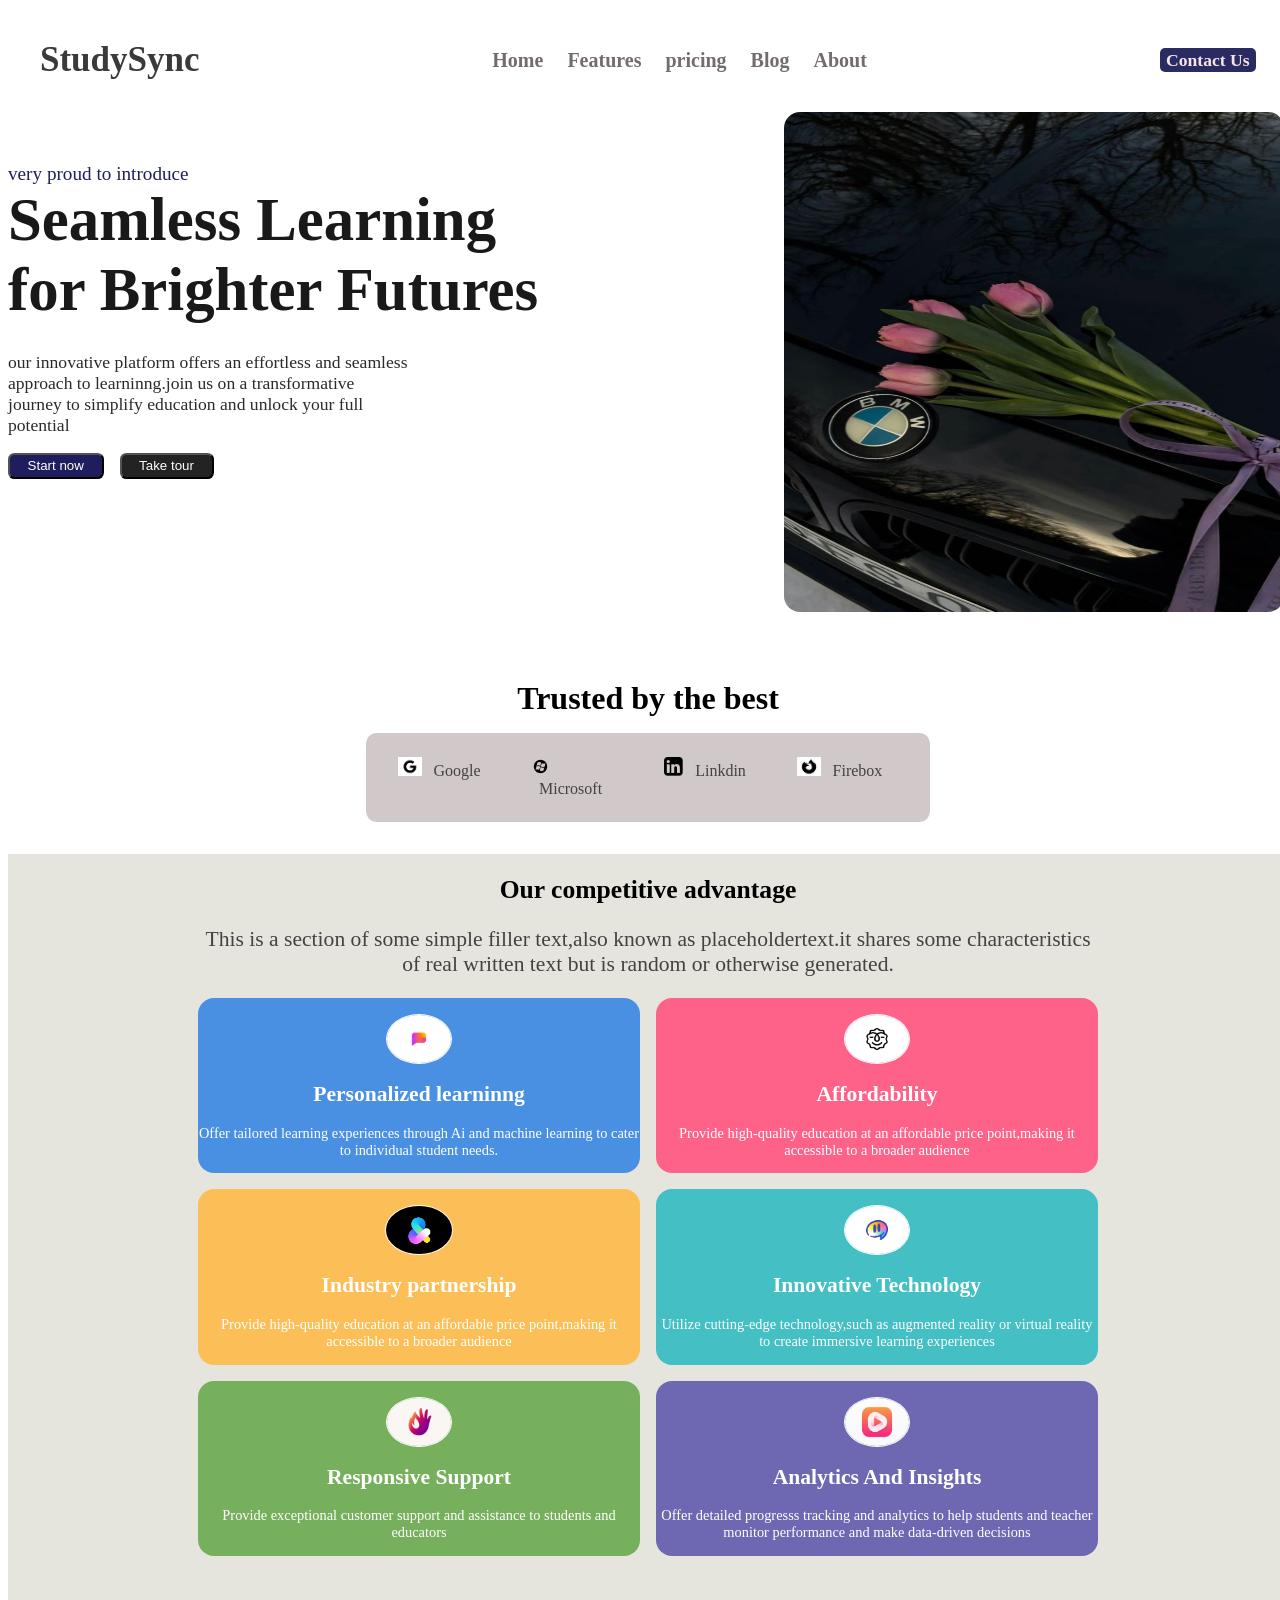
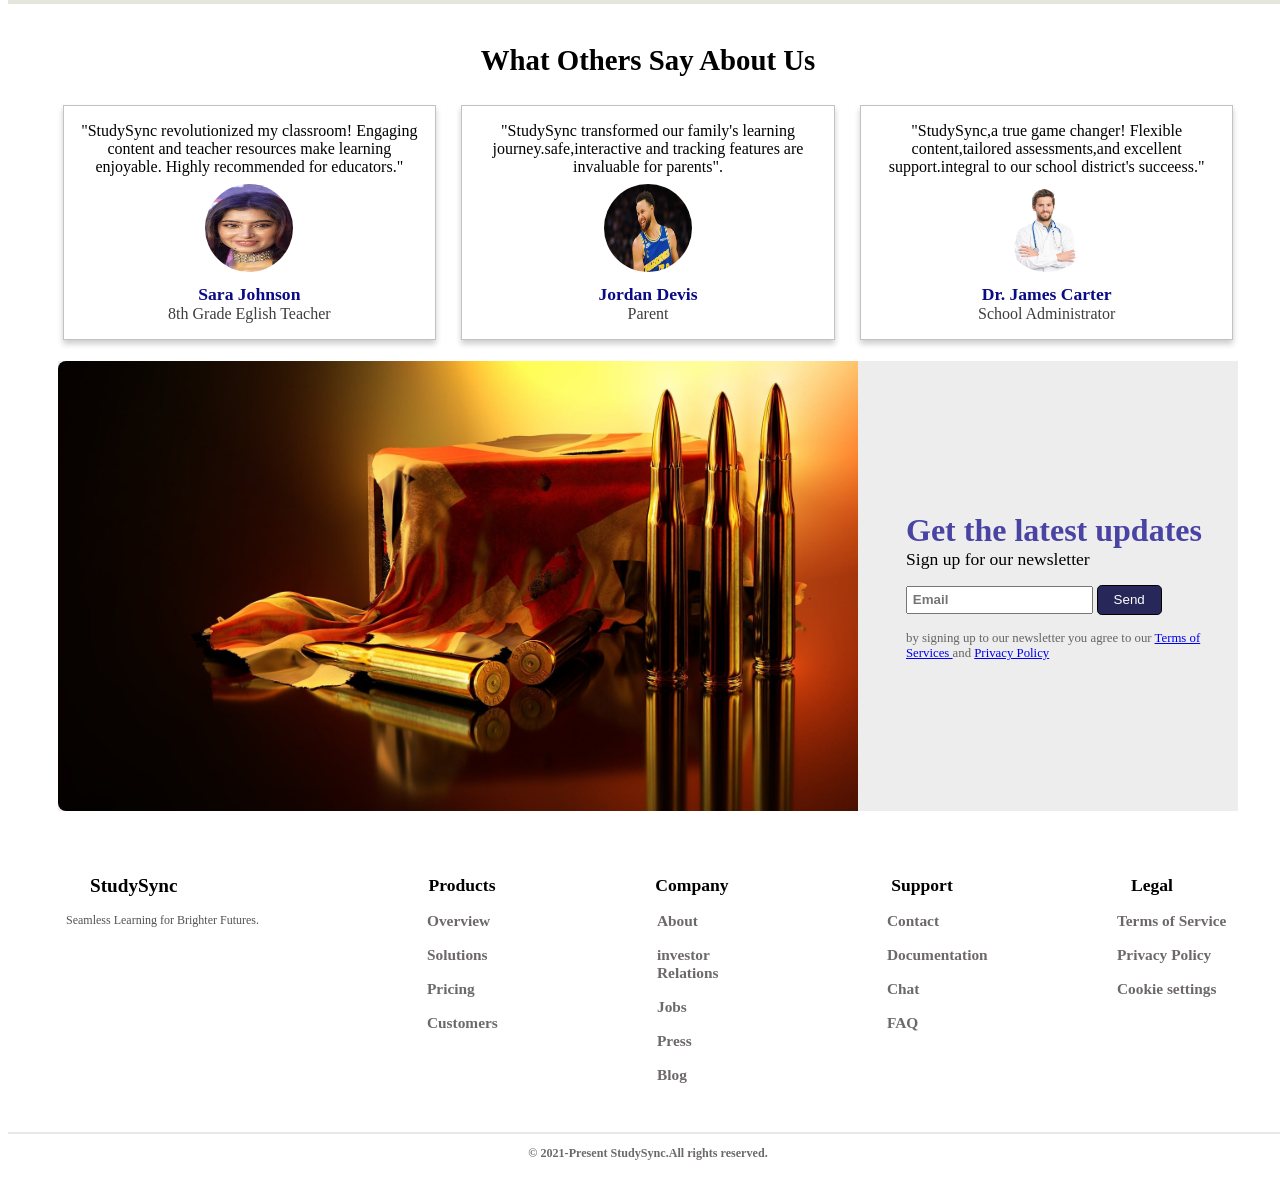
<file: index.html>
<!DOCTYPE html>
<html lang="en">
<head>
    <meta charset="UTF-8">
    <meta name="viewport" content="width=device-width, initial-scale=1.0">
    <title>Navigation</title>
    <link rel="stylesheet" href="navig.css">
</head>
<body>
     <div class="header">


        <div class="header-content">
            <a href="#logo" class="logo">
              <span class="StudySync">StudySync</span>
                </a>
              <nav class="Navhead">
                <a href="#Home" class="navtag">Home</a>
                <a href="#Features" class="navtag">Features</a>
                <a href="#pricing" class="navtag">pricing</a>
                <a href="#Blog" class="navtag">Blog</a>
                <a href="#About" class="navtag">About</a>
                </nav>

               <a href="#Contact us" class="contact">Contact Us</a>

               <button class="settingbtn">
                <img src="setting.jpeg" alt="settingbtn" class="setbtn">
               </button>
                
        </div>
     </div>

     <div class="herosection">
       
        <section class="leftbox">

          <p  class="leftpara">very proud to introduce</p>
          <h1 class="leftheading">Seamless Learning for Brighter Futures </h1>
          <p class="leftp2">our innovative platform offers an effortless and seamless approach to learninng.join us on a transformative journey to simplify education and unlock your full potential</p>
           
          <div class="btn">
               <button class="startnow">Start now</button>
          <button class="Taketour">Take tour</button>
          </div>
         
        </section>

        <section class="rightbox">
          <img src="bmw.jpeg" alt="Bmw Image" class="bmwimage">
        </section>
     </div>

     <div class="company-selector">

      <h1 class="companyheading">Trusted by the best</h1>

       <div class="companygrid">
        
       
        <div class="companylogo">
           <img src="google.jpg" alt="google" class="googleself">
          <span class="logo-text">Google</span>
          </div>

           <div class="companylogo">
           <img src="microsoft.png" alt="google" class="googleself">
          <span class="logo-text">Microsoft</span>
           </div>

           <div class="companylogo">
           <img src="linkdin.png" alt="google" class="googleself">
          <span class="logo-text">Linkdin</span>
           </div>

           <div class="companylogo">
           <img src="firefox.jpg" alt="google" class="googleself">
          <span class="logo-text">Firebox</span>
           </div>
      </div>
     </div>
     </div>

     <div class="maincontainer">
       <div class="maxwidthcontainer">

        <div class="mainheader">
          <h2 class="mainh2">Our competitive advantage</h2>
          <div class="maindescription">
            <p class="p">This is a section of some simple filler text,also known as placeholdertext.it shares some characteristics of real written text but is 
            random or otherwise generated.</p>
          </div>
             
          <!-- card 1 --> 
           <div class="parentgrid">
               
            <div class="parentcontainer">
                  
               <div class="maingrid"> 
            <img src="img1.jpeg" alt="img1" class="img1">
            <div class="maintitle">
              <h2>Personalized learninng</h2>
             </div>

             <p class="description ">
              Offer tailored learning experiences through Ai and machine learning to cater to 
              individual student needs.
             </p>
             </div>

            </div>
            

         
         

          <!-- card 2 -->
           
         

            <div class="parentcontainer">
            
            <div class="maingrid">
            <img src="img2.jpeg" alt="img1" class="img1">
            <div class="maintitle">
              <h2>Affordability</h2>
             </div>

             <div class="description">
              Provide high-quality education at an affordable price point,making it accessible
              to a broader audience 
             </div>
             </div>
          </div>

             <!-- card 3 -->


                <div class="parentcontainer">
                 
                 <div class="maingrid">
            <img src="img3.jpeg" alt="img1" class="img1">
            <div class="maintitle">
              <h2>Industry partnership</h2>
             </div>

             <div class="description">
              Provide high-quality education at an affordable price point,making it accessible
              to a broader audience 
             </div>

             </div>
              </div>
             

             <!-- card 4 -->
              
              <div class="parentcontainer">
              
              <div class="maingrid">
            <img src="img4.jpeg" alt="img1" class="img1">
            <div class="maintitle">
              <h2> Innovative Technology</h2>
             </div>

             <div class="description">
               Utilize cutting-edge technology,such as augmented reality 
               or virtual reality to create immersive learning experiences
             </div>
              </div>
             </div>
            
             <!-- card 5 -->


                <div class="parentcontainer">
              
              <div class="maingrid">
            <img src="img5.jpeg" alt="img1" class="img1">
            <div class="maintitle">
              <h2>Responsive Support</h2>
             </div>

             <div class="description">
               Provide exceptional customer support and assistance to students and educators
             </div>
              </div>
             </div>
              
             <!-- card 6 -->

              
                <div class="parentcontainer">
              <div class="maingrid">
            <img src="img6.jpeg" alt="img1" class="img1">
            <div class="maintitle">
              <h2 class="headingh2">Analytics And Insights</h2>
             </div>

             <div class="description">
              Offer detailed progresss tracking and analytics to help students and teacher 
              monitor performance and make data-driven decisions
             </div>
              </div>
        
             




          </div>
        </div>
       </div>
     </div>
     </div>
       </div>

       <div class="testimonial-container">
          <div class="testimonial-content">
              <h2 class="testimonial-title">What Others Say About Us</h2>
          </div>
             
          <!-- card 1 -->
        <div class="testimonial-card">
          <div class="testimonial-menu-card">
          <div class="testimonial-desc">
              "StudySync revolutionized my classroom! Engaging content and teacher resources make learning enjoyable.
              Highly recommended for educators."
          </div>

        <div class="testimonial-icon">
          <img src="sara.jpg" alt="image of sara" class="icon">
        </div>

        <div class="testimonial-info">
          <div class="name">Sara Johnson</div>
          <div class="lowername">8th Grade Eglish Teacher</div>
        </div>
        </div>
       

        <!-- card 2 -->
          <div class="testimonial-menu-card">
          <div class="testimonial-desc">
              "StudySync transformed our family's learning journey.safe,interactive and tracking features are invaluable for parents".
          </div>

        <div class="testimonial-icon">
          <img src="jordan.webp" alt="Jordans Image" class="icon">
        </div>

        <div class="testimonial-info">
          <div class="name">Jordan Devis</div>
          <div class="lowername">Parent</div>
        </div>
        </div>


        <!-- card 3 -->
           <div class="testimonial-menu-card">
          <div class="testimonial-desc">
              "StudySync,a true game changer! Flexible content,tailored assessments,and excellent support.integral to our school 
              district's succeess."
          </div>

        <div class="testimonial-icon">
          <img src="doctor.avif" alt="Dr James" class="icon">
        </div>

        <div class="testimonial-info">
          <div class="name">Dr. James Carter</div>
          <div class="lowername">School Administrator</div>
        </div>
        </div>
        </div>
        </div>

        <div class="news-letter">
          <div class="news-content">
            <!-- left box -->
             <div class="news-left">
              <img src="newsletter.jpeg" alt="newsimag" class="news-left-img">
             </div>
             <!-- right box -->
              <div class="news-right">
                <div class="newsinfo">
                  <h1 class="news-title">
                    Get the latest updates
                  </h1>
                  <p class="news-desc">
                    Sign up for our newsletter
                  </p>
                </div>

                <div class="news-input">
                  <input type="text" placeholder="Email" class="news-input-content">
                  <button class="news-btn">
                    Send
                  </button>

                  <div class="news-anchor">
                    by signing up to our newsletter you agree to our
                    <a href="#" class="news-anchor-main">
                      Terms of Services
                    </a>
                    and
                    <a href="#" class="news-anchor-main">
                      Privacy Policy
                    </a>
                  </div>
                </div>


              </div>
          </div>
        </div>

        <div class="footer-container">
          <div class="footer-content">
            <div class="footer-left">
              <h2 class="footer-title">
                StudySync
              </h2>
              <p class="footer-desc">
                Seamless Learning for Brighter Futures.
              </p>
                
              </div>

          <div class="footer-grid">

                <!-- column 1 -->
            <div class="footer-grid-content">
                 <header class="header">
                    Products
                </header>

                <ul class="footer-link-list">
                  <li>
                    <a href="#Overview" class="footer-link">Overview</a>
                  </li>
                  <li>
                    <a href="#Solutions" class="footer-link">Solutions</a>
                  </li>
                  <li>
                    <a href="#Pricing" class="footer-link">Pricing</a>
                  </li>
                  <li>
                    <a href="#Customers" class="footer-link">Customers</a>
                  </li>
                </ul>
            </div>
            
            <!-- column2 -->
             <div class="footer-grid-content">
                 <header class="header">
                    Company
                </header>

                <ul class="footer-link-list">
                   <li>
                    <a href="#About" class="footer-link">About</a>
                  </li>
                  <li>
                    <a href="#investorRelations" class="footer-link">investor Relations</a>
                  </li>
                  <li>
                    <a href="#Jobs" class="footer-link">Jobs</a>
                  </li>
                  <li>
                    <a href="#Press" class="footer-link">Press</a>
                  </li>
                  <li>
                    <a href="#Blog" class="footer-link">Blog</a>
                  </li>
                </ul>
            </div>

            <!-- column 3 -->

              <div class="footer-grid-content">
                 <header class="header">
                    Support
                </header>

                 <ul class="footer-link-list">
                   <li>
                    <a href="#Contact" class="footer-link">Contact</a>
                  </li>
                  <li>
                    <a href="#Documentation" class="footer-link">Documentation</a>
                  </li>
                  <li>
                    <a href="#Chat" class="footer-link">Chat</a>
                  </li>
                  <li>
                    <a href="#FAQ" class="footer-link">FAQ</a>
                  </li>
                </ul>
            </div>

            <!-- column 4 -->

            <div class="footer-grid-content">
                 <header class="header">
                    Legal
                </header>

                    <ul class="footer-link-list">
                   <li>
                    <a href="#Terms of Service" class="footer-link">Terms of Service</a>
                  </li>
                  <li>
                    <a href="#Privacy Policy" class="footer-link">Privacy Policy</a>
                  </li>
                  <li>
                    <a href="#Cookie settings" class="footer-link">Cookie settings</a>
                  </li>
                </ul>
                  
            </div>
          </div>
            </div>
          </div>
        </div>

        <div class="footer-last-content">
          
          <p> © 2021-Present StudySync.All rights reserved.</p>
        </div>
</body>
</html>
</file>
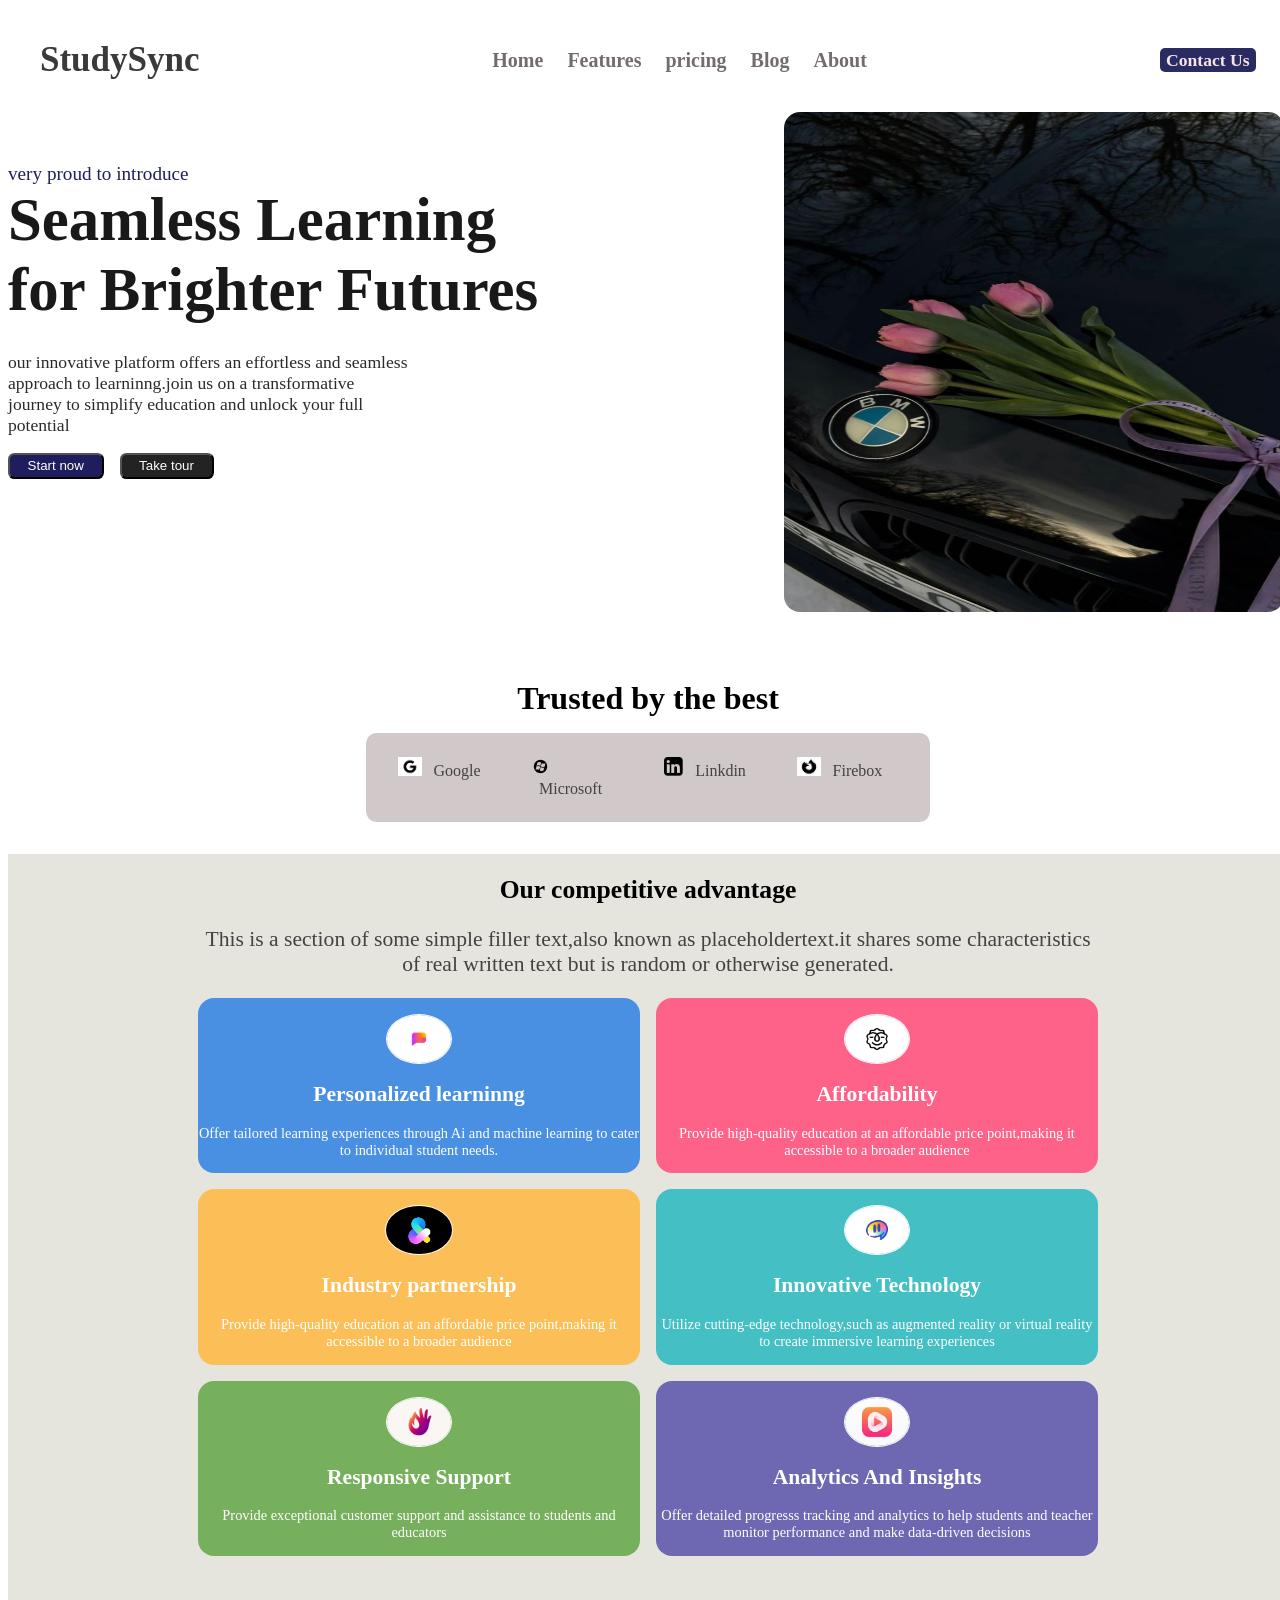
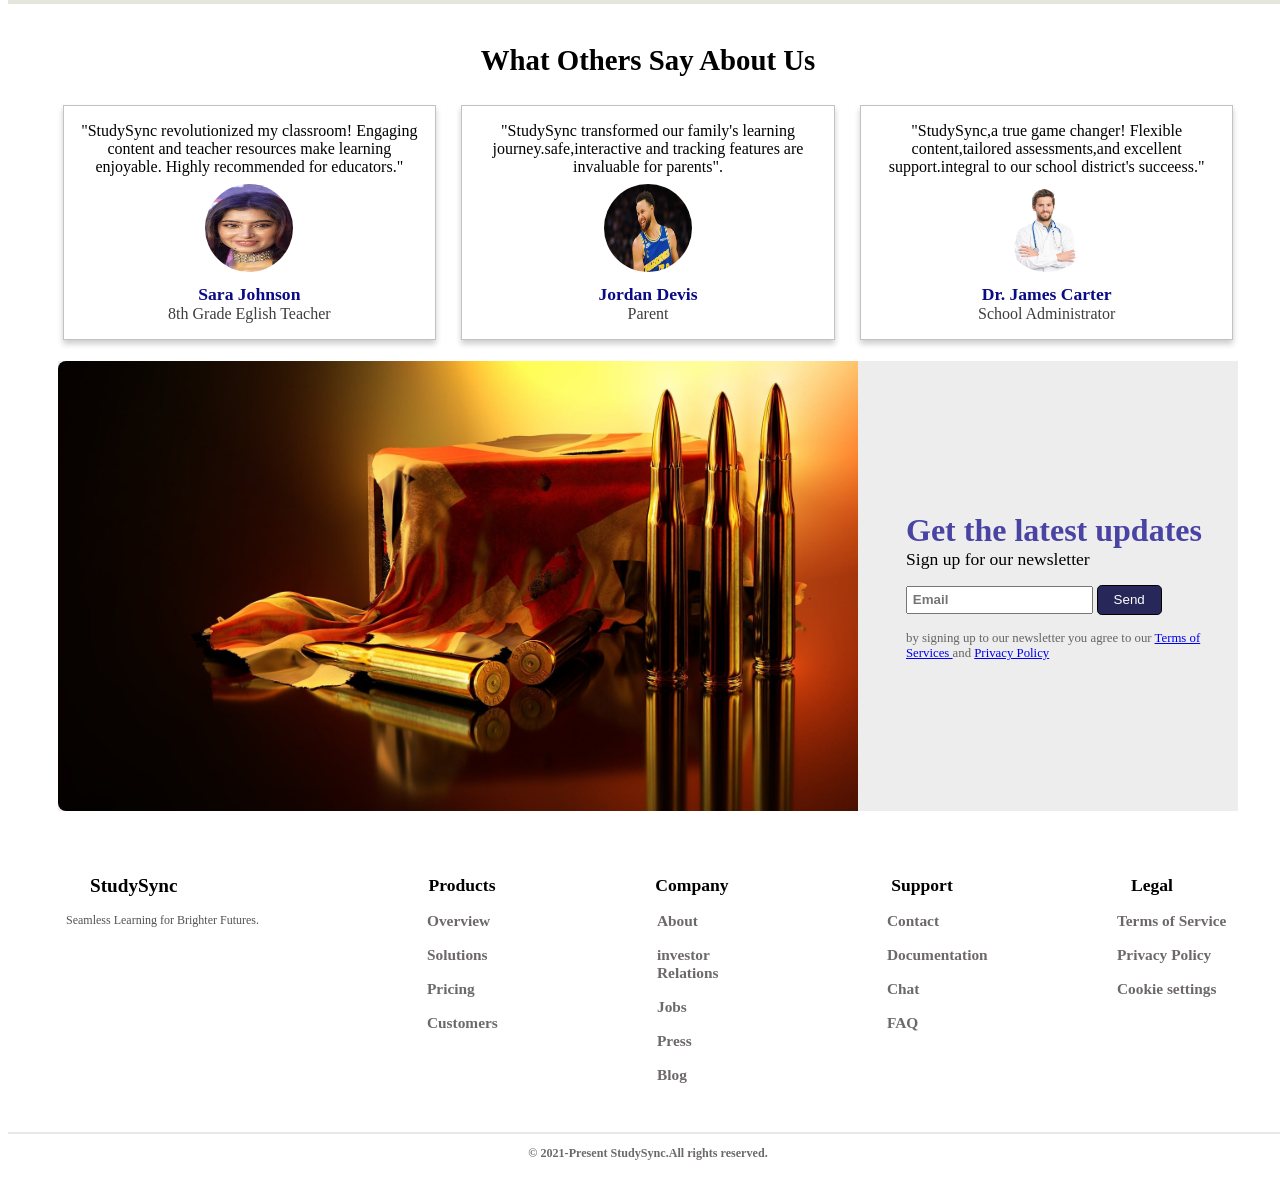
<file: navig.html>
<!DOCTYPE html>
<html lang="en">
<head>
    <meta charset="UTF-8">
    <meta name="viewport" content="width=device-width, initial-scale=1.0">
    <title>Navigation</title>
    <link rel="stylesheet" href="navig.css">
</head>
<body>
     <div class="header">


        <div class="header-content">
            <a href="#logo" class="logo">
              <span class="StudySync">StudySync</span>
                </a>
              <nav class="Navhead">
                <a href="#Home" class="navtag">Home</a>
                <a href="#Features" class="navtag">Features</a>
                <a href="#pricing" class="navtag">pricing</a>
                <a href="#Blog" class="navtag">Blog</a>
                <a href="#About" class="navtag">About</a>
                </nav>

               <a href="#Contact us" class="contact">Contact Us</a>

               <button class="settingbtn">
                <img src="setting.jpeg" alt="settingbtn" class="setbtn">
               </button>
                
        </div>
     </div>

     <div class="herosection">
       
        <section class="leftbox">

          <p  class="leftpara">very proud to introduce</p>
          <h1 class="leftheading">Seamless Learning for Brighter Futures </h1>
          <p class="leftp2">our innovative platform offers an effortless and seamless approach to learninng.join us on a transformative journey to simplify education and unlock your full potential</p>
           
          <div class="btn">
               <button class="startnow">Start now</button>
          <button class="Taketour">Take tour</button>
          </div>
         
        </section>

        <section class="rightbox">
          <img src="bmw.jpeg" alt="Bmw Image" class="bmwimage">
        </section>
     </div>

     <div class="company-selector">

      <h1 class="companyheading">Trusted by the best</h1>

       <div class="companygrid">
        
       
        <div class="companylogo">
           <img src="google.jpg" alt="google" class="googleself">
          <span class="logo-text">Google</span>
          </div>

           <div class="companylogo">
           <img src="microsoft.png" alt="google" class="googleself">
          <span class="logo-text">Microsoft</span>
           </div>

           <div class="companylogo">
           <img src="linkdin.png" alt="google" class="googleself">
          <span class="logo-text">Linkdin</span>
           </div>

           <div class="companylogo">
           <img src="firefox.jpg" alt="google" class="googleself">
          <span class="logo-text">Firebox</span>
           </div>
      </div>
     </div>
     </div>

     <div class="maincontainer">
       <div class="maxwidthcontainer">

        <div class="mainheader">
          <h2 class="mainh2">Our competitive advantage</h2>
          <div class="maindescription">
            <p class="p">This is a section of some simple filler text,also known as placeholdertext.it shares some characteristics of real written text but is 
            random or otherwise generated.</p>
          </div>
             
          <!-- card 1 --> 
           <div class="parentgrid">
               
            <div class="parentcontainer">
                  
               <div class="maingrid"> 
            <img src="img1.jpeg" alt="img1" class="img1">
            <div class="maintitle">
              <h2>Personalized learninng</h2>
             </div>

             <p class="description ">
              Offer tailored learning experiences through Ai and machine learning to cater to 
              individual student needs.
             </p>
             </div>

            </div>
            

         
         

          <!-- card 2 -->
           
         

            <div class="parentcontainer">
            
            <div class="maingrid">
            <img src="img2.jpeg" alt="img1" class="img1">
            <div class="maintitle">
              <h2>Affordability</h2>
             </div>

             <div class="description">
              Provide high-quality education at an affordable price point,making it accessible
              to a broader audience 
             </div>
             </div>
          </div>

             <!-- card 3 -->


                <div class="parentcontainer">
                 
                 <div class="maingrid">
            <img src="img3.jpeg" alt="img1" class="img1">
            <div class="maintitle">
              <h2>Industry partnership</h2>
             </div>

             <div class="description">
              Provide high-quality education at an affordable price point,making it accessible
              to a broader audience 
             </div>

             </div>
              </div>
             

             <!-- card 4 -->
              
              <div class="parentcontainer">
              
              <div class="maingrid">
            <img src="img4.jpeg" alt="img1" class="img1">
            <div class="maintitle">
              <h2> Innovative Technology</h2>
             </div>

             <div class="description">
               Utilize cutting-edge technology,such as augmented reality 
               or virtual reality to create immersive learning experiences
             </div>
              </div>
             </div>
            
             <!-- card 5 -->


                <div class="parentcontainer">
              
              <div class="maingrid">
            <img src="img5.jpeg" alt="img1" class="img1">
            <div class="maintitle">
              <h2>Responsive Support</h2>
             </div>

             <div class="description">
               Provide exceptional customer support and assistance to students and educators
             </div>
              </div>
             </div>
              
             <!-- card 6 -->

              
                <div class="parentcontainer">
              <div class="maingrid">
            <img src="img6.jpeg" alt="img1" class="img1">
            <div class="maintitle">
              <h2 class="headingh2">Analytics And Insights</h2>
             </div>

             <div class="description">
              Offer detailed progresss tracking and analytics to help students and teacher 
              monitor performance and make data-driven decisions
             </div>
              </div>
        
             




          </div>
        </div>
       </div>
     </div>
     </div>
       </div>

       <div class="testimonial-container">
          <div class="testimonial-content">
              <h2 class="testimonial-title">What Others Say About Us</h2>
          </div>
             
          <!-- card 1 -->
        <div class="testimonial-card">
          <div class="testimonial-menu-card">
          <div class="testimonial-desc">
              "StudySync revolutionized my classroom! Engaging content and teacher resources make learning enjoyable.
              Highly recommended for educators."
          </div>

        <div class="testimonial-icon">
          <img src="sara.jpg" alt="image of sara" class="icon">
        </div>

        <div class="testimonial-info">
          <div class="name">Sara Johnson</div>
          <div class="lowername">8th Grade Eglish Teacher</div>
        </div>
        </div>
       

        <!-- card 2 -->
          <div class="testimonial-menu-card">
          <div class="testimonial-desc">
              "StudySync transformed our family's learning journey.safe,interactive and tracking features are invaluable for parents".
          </div>

        <div class="testimonial-icon">
          <img src="jordan.webp" alt="Jordans Image" class="icon">
        </div>

        <div class="testimonial-info">
          <div class="name">Jordan Devis</div>
          <div class="lowername">Parent</div>
        </div>
        </div>


        <!-- card 3 -->
           <div class="testimonial-menu-card">
          <div class="testimonial-desc">
              "StudySync,a true game changer! Flexible content,tailored assessments,and excellent support.integral to our school 
              district's succeess."
          </div>

        <div class="testimonial-icon">
          <img src="doctor.avif" alt="Dr James" class="icon">
        </div>

        <div class="testimonial-info">
          <div class="name">Dr. James Carter</div>
          <div class="lowername">School Administrator</div>
        </div>
        </div>
        </div>
        </div>

        <div class="news-letter">
          <div class="news-content">
            <!-- left box -->
             <div class="news-left">
              <img src="newsletter.jpeg" alt="newsimag" class="news-left-img">
             </div>
             <!-- right box -->
              <div class="news-right">
                <div class="newsinfo">
                  <h1 class="news-title">
                    Get the latest updates
                  </h1>
                  <p class="news-desc">
                    Sign up for our newsletter
                  </p>
                </div>

                <div class="news-input">
                  <input type="text" placeholder="Email" class="news-input-content">
                  <button class="news-btn">
                    Send
                  </button>

                  <div class="news-anchor">
                    by signing up to our newsletter you agree to our
                    <a href="#" class="news-anchor-main">
                      Terms of Services
                    </a>
                    and
                    <a href="#" class="news-anchor-main">
                      Privacy Policy
                    </a>
                  </div>
                </div>


              </div>
          </div>
        </div>

        <div class="footer-container">
          <div class="footer-content">
            <div class="footer-left">
              <h2 class="footer-title">
                StudySync
              </h2>
              <p class="footer-desc">
                Seamless Learning for Brighter Futures.
              </p>
                
              </div>

          <div class="footer-grid">

                <!-- column 1 -->
            <div class="footer-grid-content">
                 <header class="header">
                    Products
                </header>

                <ul class="footer-link-list">
                  <li>
                    <a href="#Overview" class="footer-link">Overview</a>
                  </li>
                  <li>
                    <a href="#Solutions" class="footer-link">Solutions</a>
                  </li>
                  <li>
                    <a href="#Pricing" class="footer-link">Pricing</a>
                  </li>
                  <li>
                    <a href="#Customers" class="footer-link">Customers</a>
                  </li>
                </ul>
            </div>
            
            <!-- column2 -->
             <div class="footer-grid-content">
                 <header class="header">
                    Company
                </header>

                <ul class="footer-link-list">
                   <li>
                    <a href="#About" class="footer-link">About</a>
                  </li>
                  <li>
                    <a href="#investorRelations" class="footer-link">investor Relations</a>
                  </li>
                  <li>
                    <a href="#Jobs" class="footer-link">Jobs</a>
                  </li>
                  <li>
                    <a href="#Press" class="footer-link">Press</a>
                  </li>
                  <li>
                    <a href="#Blog" class="footer-link">Blog</a>
                  </li>
                </ul>
            </div>

            <!-- column 3 -->

              <div class="footer-grid-content">
                 <header class="header">
                    Support
                </header>

                 <ul class="footer-link-list">
                   <li>
                    <a href="#Contact" class="footer-link">Contact</a>
                  </li>
                  <li>
                    <a href="#Documentation" class="footer-link">Documentation</a>
                  </li>
                  <li>
                    <a href="#Chat" class="footer-link">Chat</a>
                  </li>
                  <li>
                    <a href="#FAQ" class="footer-link">FAQ</a>
                  </li>
                </ul>
            </div>

            <!-- column 4 -->

            <div class="footer-grid-content">
                 <header class="header">
                    Legal
                </header>

                    <ul class="footer-link-list">
                   <li>
                    <a href="#Terms of Service" class="footer-link">Terms of Service</a>
                  </li>
                  <li>
                    <a href="#Privacy Policy" class="footer-link">Privacy Policy</a>
                  </li>
                  <li>
                    <a href="#Cookie settings" class="footer-link">Cookie settings</a>
                  </li>
                </ul>
                  
            </div>
          </div>
            </div>
          </div>
        </div>

        <div class="footer-last-content">
          
          <p> © 2021-Present StudySync.All rights reserved.</p>
        </div>
</body>
</html>
</file>
<file: navig.css>
*{
    text-decoration: none;
}

body{
  height: 100vh;
  width: 100vw;
}
.header-content{
    display: flex;
    justify-content: space-between;
    align-items: center;
    padding: 2rem;
    margin: 2rem;
    max-width: 1280px;
    margin:0 auto;
}

.StudySync{
    color: rgb(59, 57, 57);
    font-size: 35px;
    font-weight: bold;
}

.Navhead{
    display: none;
   
}
 @media screen and (min-width:684px) {
   .Navhead{
           display: flex ;
            gap: 1.5rem;
}
} 
.navtag{
    color: rgb(116, 108, 108);
    font-size: 20px;
    font-weight: 10px;
}
.navtag:hover{
    color: rgb(82, 82, 198);
    text-decoration: underline;
}
.contact{
    display: none;
    border: 1px solid rgb(69, 65, 65);
    padding: 0.1rem 0.4rem;
    border-radius: 5px;
    border: none;
    color: rgb(245, 230, 230);
    background-color: rgb(43, 43, 100);
} 
.contact:hover{
    transform: scale(1.2);
}
 @media screen and (min-width:684px) {
   .contact{
           display: block ;
}
 }
 .settingbtn{
    display: none;
    border: none;
  }
  .setbtn{
    height: 3rem;
    width: 3rem;
   padding: 0 1rem;
  } 
  @media screen and (max-width:684px) {
    .settingbtn{
        display: block;
    }
  }
  .navtag:hover{
    color: brown;
  }
  .navtag:active{
    color: green;
  }
  .navtag:focus{
      color: aqua;
  }

  .herosection{
        max-width: 1280px;
       margin: 0 auto;
       display: flex;
       gap: 1rem;
  }
  .leftbox{
    margin-top:2rem;
    animation: leftbox 1s ease forwards;
    opacity: 0;
  }
  @keyframes leftbox {
   0%{
    opacity: 0;
        transform: translateX(-100%);
   }
   100%{
    opacity: 1;
         transform: translateX(0);
   }
  }

  .leftpara{
    color: rgb(32, 32, 93);
    font-size: 1.2rem;  
    margin-bottom: 0;
}
  .leftheading{
     font-size: 3.8rem;
    width: 35rem;
   color: rgb(25, 25, 25);
   height: 100px;
   margin-top: 0;
   
  }
  .leftp2{
    max-width: 400px;
    color: rgb(44, 42, 42);
    font-size: 1.1rem;
    padding-top: 1rem;
  }

  .btn{
    display: flex;
    gap: 1rem;
  }
.startnow{
  padding:0.2rem 1.1rem;
  background-color: rgb(30, 30, 94);
  color: white;
  border-radius: 0.4rem;
}
.Taketour{
   padding:0.2rem 1.1rem;
  background-color:rgb(36, 35, 35);
  color: white;
  border-radius: 0.4rem;
}
.rightbox{
  padding-left: 200px;
}
.bmwimage{
  height: 500px;
  width: 500px;
  border-radius: 1rem;
}
.bmwimage:hover{
    transform: scalex(0.9);
    transition: all 1s;
}

@media screen and (max-width:964px) {
  .herosection{
    flex-direction: column;
    justify-content: center;
    align-items: center;
  }
  .leftbox{
    display: flex;
    flex-direction: column;
    justify-content: center;
    align-items: center;
}

.leftheading{
  width:80%;
  text-align: center;
  height:8rem;
}
  .btn{
    justify-content: center;
  }
.rightbox{
  padding: 0;
}
}

.company-selector{
  display: flex;
  flex-direction: column;
  justify-content: center;
  align-items: center;
  animation: leftbox 1s ease forwards;
}


.companyheading{
  text-align: center;
  padding-top:4rem;
  margin: 0 ;
}

.companygrid{
  display: grid ;
  grid-template-columns: repeat(2,1fr);
  /* grid-template-rows: repeat(1,1fr); */
  gap: 2rem;
  padding: 1.5rem 2rem;
  margin-top: 1rem;
  margin-bottom: 2rem;
  background-color: rgb(209, 201, 201);
  border: none;
  border-radius: 0.65rem;
  max-width: 500px;
}

.companylogo{
     background-color: rgb(209, 201, 201);
     color: rgb(68, 66, 66);
}
.googleself{
  height: 1.2rem;
}
.logo-text{
  padding: 0.5rem;
}

@media screen and (min-width:640px){
      .companygrid{
        grid-template-columns: repeat(4,1fr);
      }
}

.maincontainer{
  background-color: rgb(229, 229, 222);
  margin-left: none;
}

.maxwidthcontainer{
  max-width: 900px;
  margin: 0 auto;
}
.mainheader{
  display: flex;
  flex-direction: column;
  justify-content: center;
  align-items: center;
}
.mainh2{
  font-weight: bold;
  font-size: 1.6rem;
  padding-top: 1.3rem;
  margin: 0;
}

.p{
  text-align: center;
  font-size: 1.35rem;
   color: rgb(68, 66, 66);
}

.img1{
  height: 3rem;
  border: 1px solid white;
  border-radius: 50%;
  margin-top: 1rem;
}

.maintitle{
  font-size: 0.9rem;
  padding-bottom:0;
  margin-bottom:0;
  color: white;
}


.parentgrid{
  display: grid;
  grid-template-columns: repeat(2,1fr);
  grid-template-rows: repeat(3,1fr);
  /* max-width: 70%; */
  gap: 1rem;
  overflow: hidden;
  margin-bottom: 3rem;
}
 
.maingrid{
  display: flex;
  flex-direction: column;
  justify-content: center;
  align-items: center;
 
}
.parentcontainer{
  background-color: rgb(69, 69, 220);
  max-width: 75;
  border-radius: 1rem;
}

.description{
  text-align: center;
  color: white;
  margin-top: 0;
  font-size: 0.90rem;
}
.parentcontainer:nth-child(1){
  background-color: #4a90e2;
}
.parentcontainer:nth-child(2){
  background-color: #FF6289;
}
.parentcontainer:nth-child(3){
  background-color: #fcbf58;
}
.parentcontainer:nth-child(4){
  background-color: #44bfc3;
}
.parentcontainer:nth-child(5){
  background-color: #77b05d;
}
.parentcontainer:nth-child(6){
  background-color: #6d68b1;
}

@media screen and (max-width:640px) {
  .parentgrid{
    grid-template-columns: repeat(1,1fr);
    margin: 1rem 2rem;
  }
}

.testimonial-container{
  max-width: 1180px;
  margin: 0 auto;
  padding: 1rem;
  /* display: grid;
  grid-template-columns: repeat(auto-fill,minmax(300px,1fr)); */
}
.testimonial-title{
      font-size: 1.8rem;
      font-weight:bolder;
      text-align: center;
}

.testimonial-card{
  display: grid;
  grid-template-columns: repeat(auto-fill, minmax(300px,1fr));
  gap: 1rem;
  
}
.testimonial-menu-card{
  border: 1px solid rgb(194, 194, 194);
  box-shadow: 0px 4px 6px rgb(0,0,0,0.2);
  padding: 1rem;
  display: flex;
  flex-direction: column ;
  justify-content: center;
  align-items: center;
  gap: 0.5rem;
  margin: 0.3rem;
  transition: transform 0.3s ease ,box-shadow 0.3s ease;
}
.testimonial-menu-card:hover{
  transform: scale(1.05);
  box-shadow: 0 4px 8px rgba(0,0,0,0.5);
  border:1px solid rgb(72, 72, 96)
}

.testimonial-desc{
  font-size:1rem;
  color: rgb(0, 0, 0);
  text-align: center;
}
.icon{
  height: 5.5rem;
  width: 5.5rem;
  border-radius: 100%;
}
.testimonial-info{
  text-align: center;
}
.name{
  color: rgb(11, 11, 133);
  font-size: 1.1rem;
  font-weight: bold;
}
.lowername{
  color: #3e3e3e;
}

.news-letter{
  background-color: rgba(211, 211, 211, 0.403);
  max-width: 1180px;
  height: 50vh;
  margin: 0 auto;
}
.news-content{
  display: flex;
  flex-direction: row;
  height: 100%;
  padding-bottom: 2rem;
}
.news-left-img{
  height:50vh;
  border-top-left-radius: 0.5rem;
  border-bottom-left-radius: 0.5rem;
  display: none;
}

@media screen and (min-width:915px){
    .news-left-img{
      display: block;
    }
}

.news-right{
  display: flex;
  flex-direction: column;
  justify-content: center;
  align-items:flex-start;
  padding-left: 3rem;
}

.news-title{
  color: #4943a3;
  margin: 0;
}
.news-desc{
  margin: 0;
  font-size: 1.1rem;
}

.news-input-content{
margin-top: 1rem;
color: #6b6666;
padding: 0.3rem;
font-weight:bold;
}

.news-input-content:hover{
     border: 2px solid rgb(160, 126, 126);
}

.news-btn{
  padding: 0.4rem 1rem;
  border: 1px solid black;
  background-color: rgb(39, 39, 90);
  border-radius: 0.3rem;
  color: white;
}
.news-btn:hover{
  border: 2px solid rgb(124, 162, 174);
}

.news-anchor{
  margin-top: 1rem;
  color: #666464;
  font-size: 0.80rem;
}

.news-anchor-main{
  text-decoration: underline;
}

.footer-content{
  margin: 0 auto;
  max-width: 1180px;
  display: flex;
  gap: 8rem;
}

.footer-title{
  font-size: 1.2rem;
  font-weight: bolder;
  padding-top: 3rem;
  padding-left: 2rem;
}

.footer-desc{
    padding-left: 0.5rem;
    color: #545151;
    font-size: 0.75rem;
    line-height: normal;
}

.footer-grid{
  display: grid;
  grid-template-columns: repeat(4,150px);
  gap: 5rem;
  padding-top: 4rem;
}
.header{
  font-weight: bold;
  font-size: 1.1rem;
  text-align: center;
}

.footer-link-list{
  display: flex;
  flex-direction: column;
  gap: 1rem;
}

.footer-link{
  color: #6d6969;
  font-weight: bold;
  text-decoration: none;
  font-size: 0.96rem;
}
ul{
  list-style: none;
}

.footer-last-content{
  color: #6d6969;
  font-size: 0.758rem;
  font-weight: bold;
  display: flex;
  justify-content: center;
  margin-top: 2rem;
  border-top: 2px solid #e5e7eb;
  padding-bottom: 1rem;
}

@media screen and (max-width:925px) {
  .footer-content{
    display: flex;
    flex-direction: column;
    align-items: center;
    gap: 0.1rem;
  }
}
@media screen and (max-width:790px) {
  .footer-grid{
       gap: 0.5rem;
  }
}

@media screen and (max-width:434px) {
  .footer-grid{
       display: grid;
      grid-template-columns: repeat(2,1fr);
  }
}
</file>
